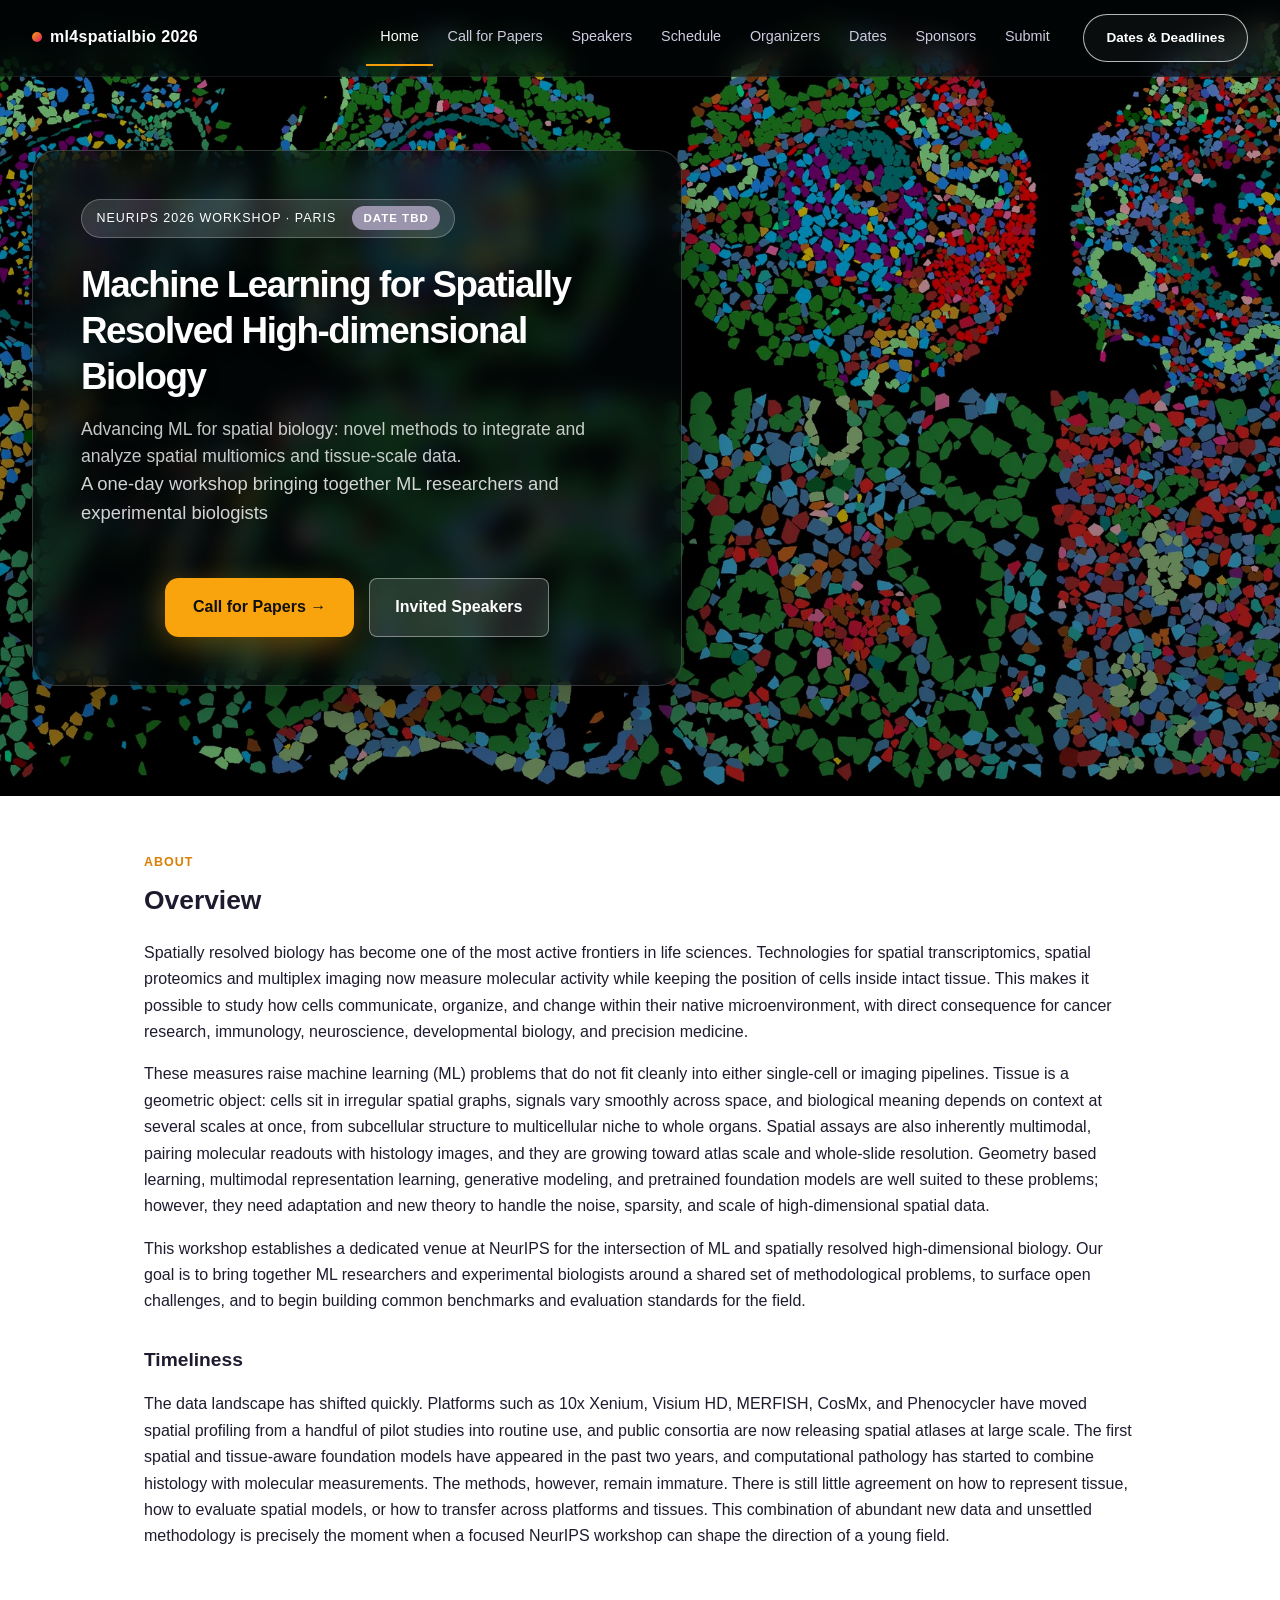
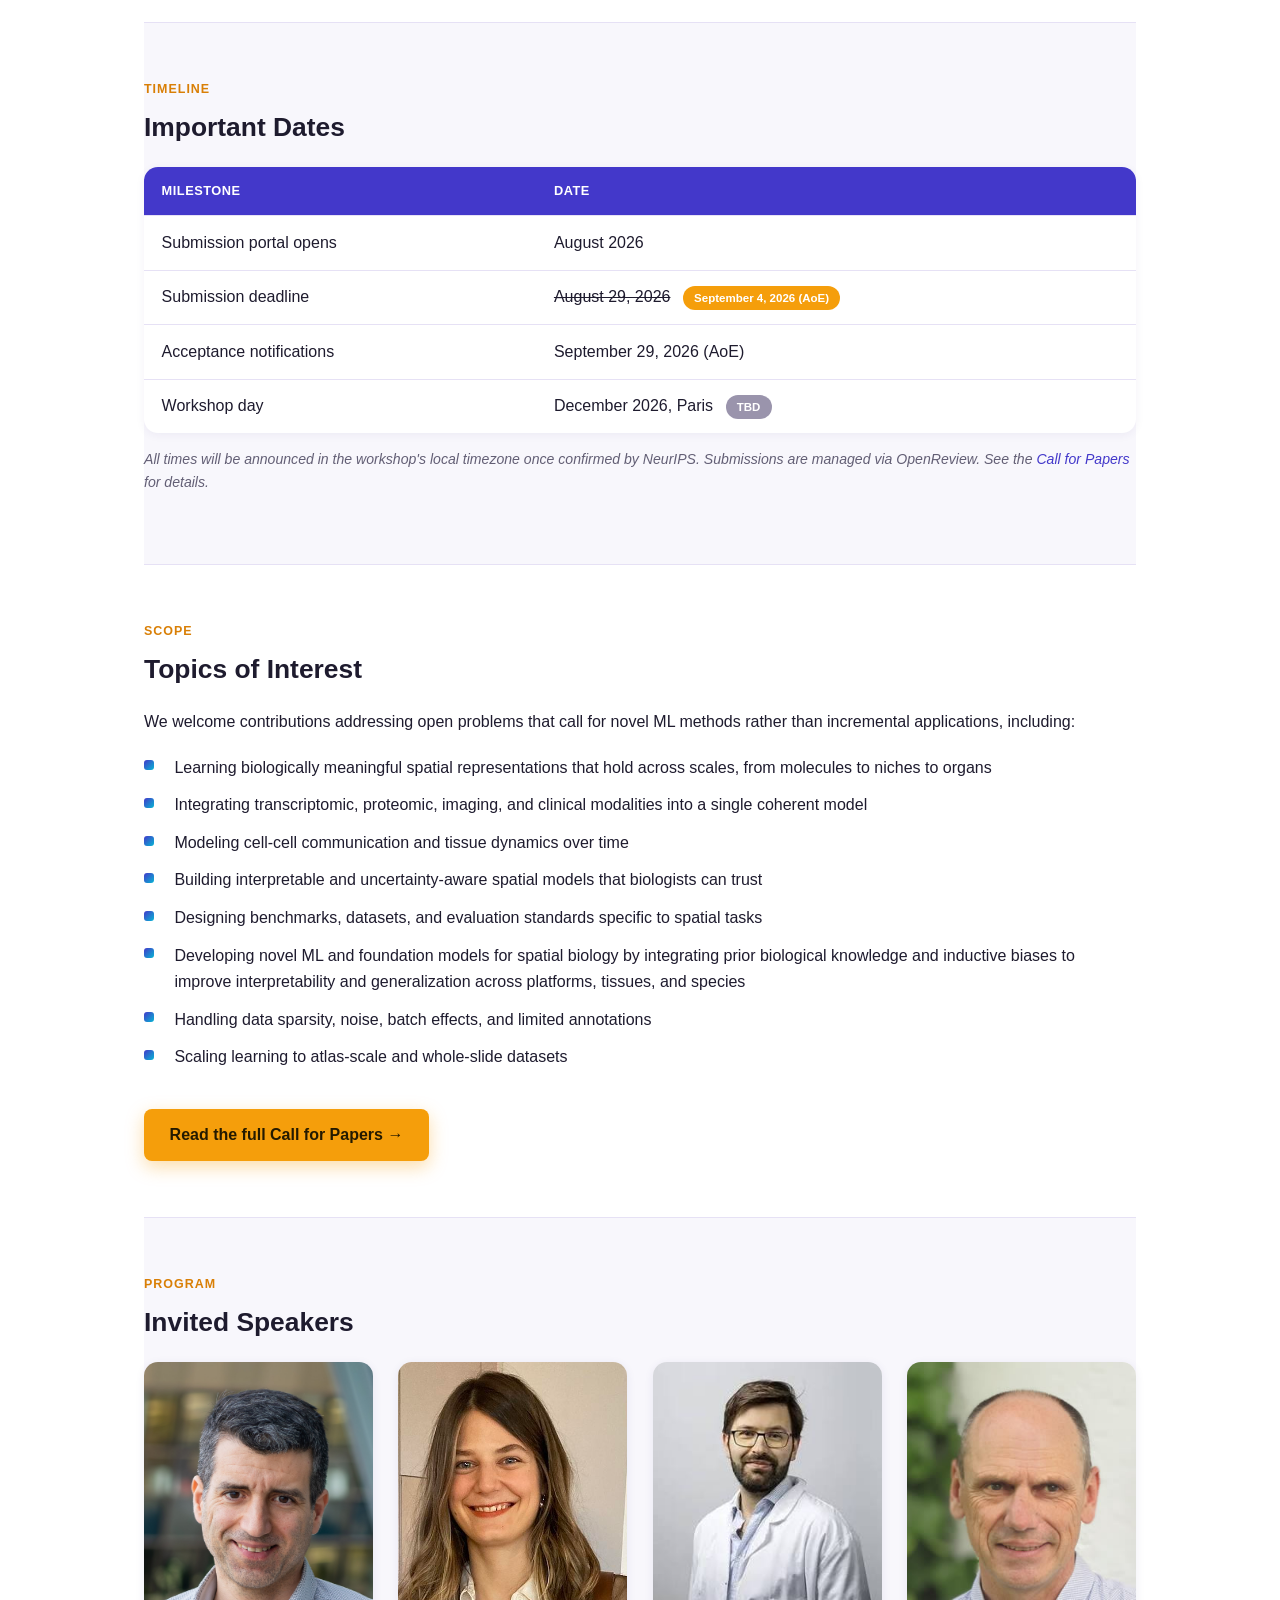
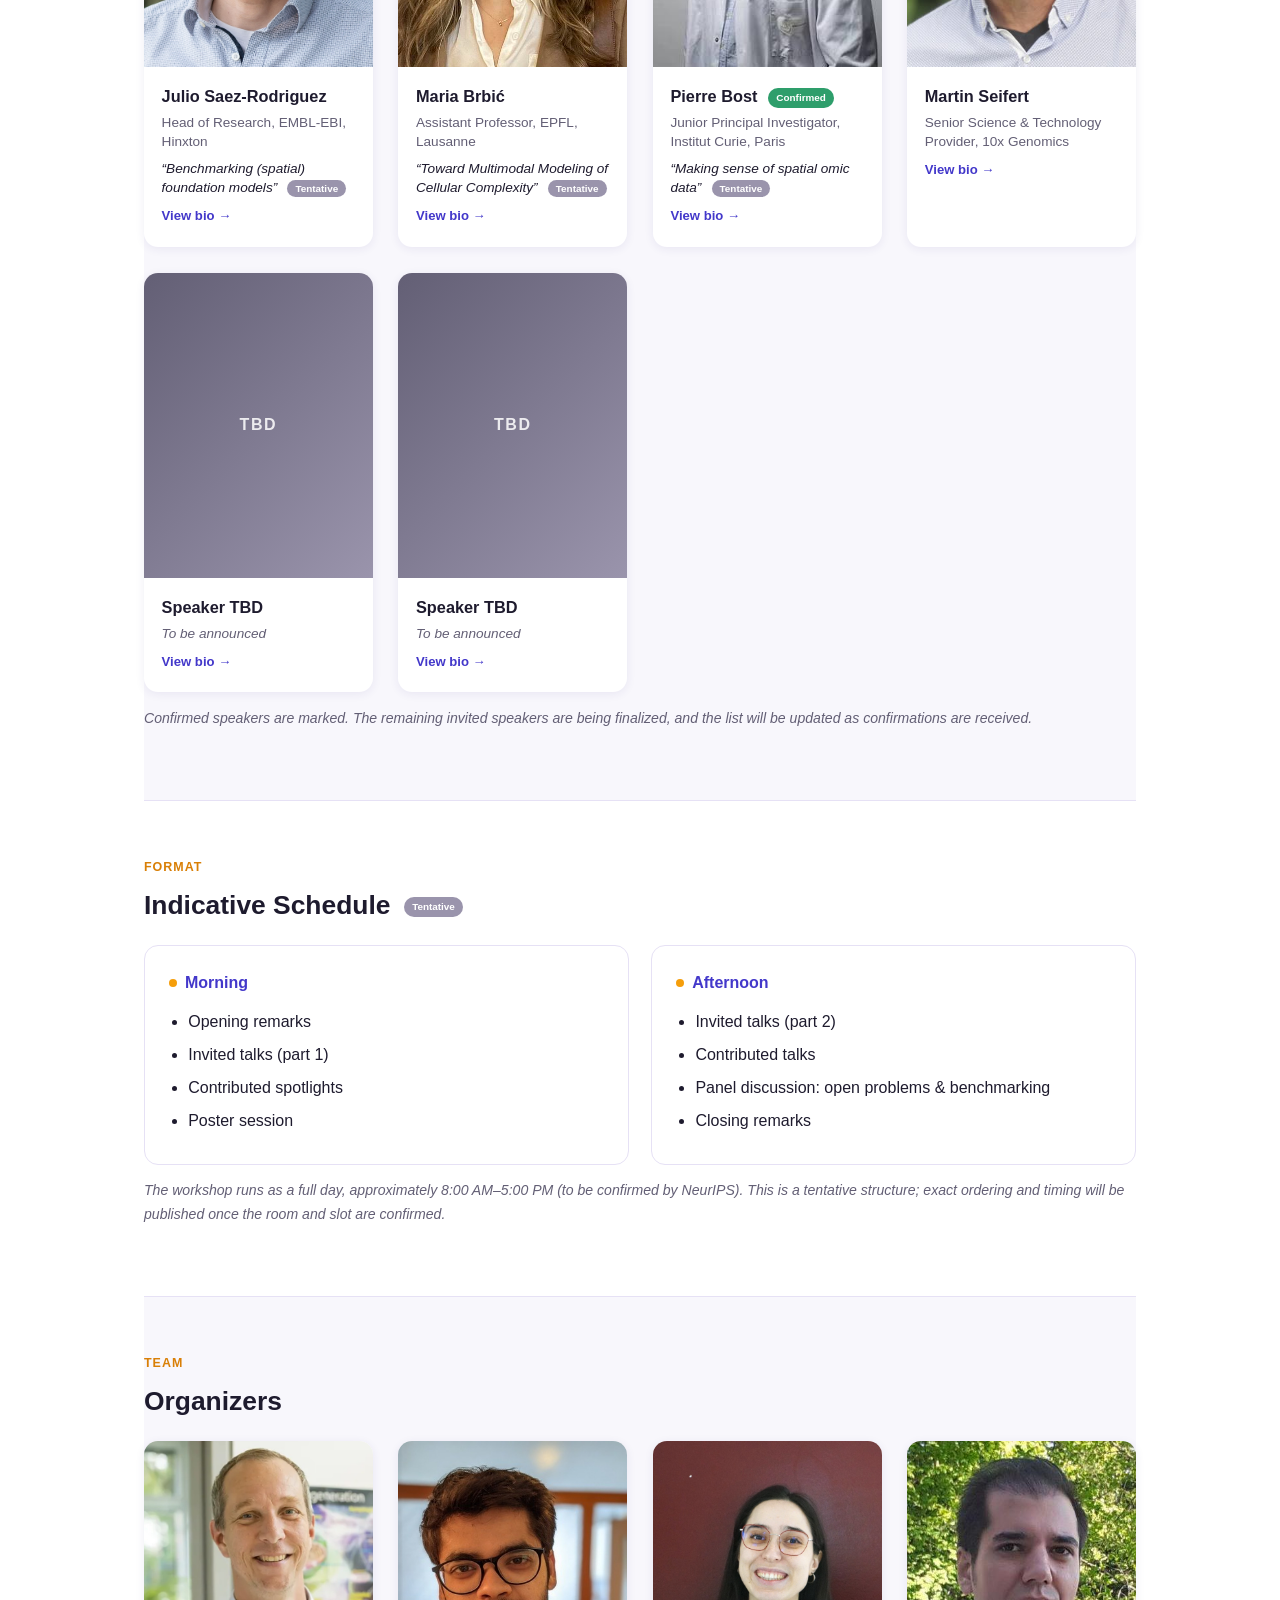
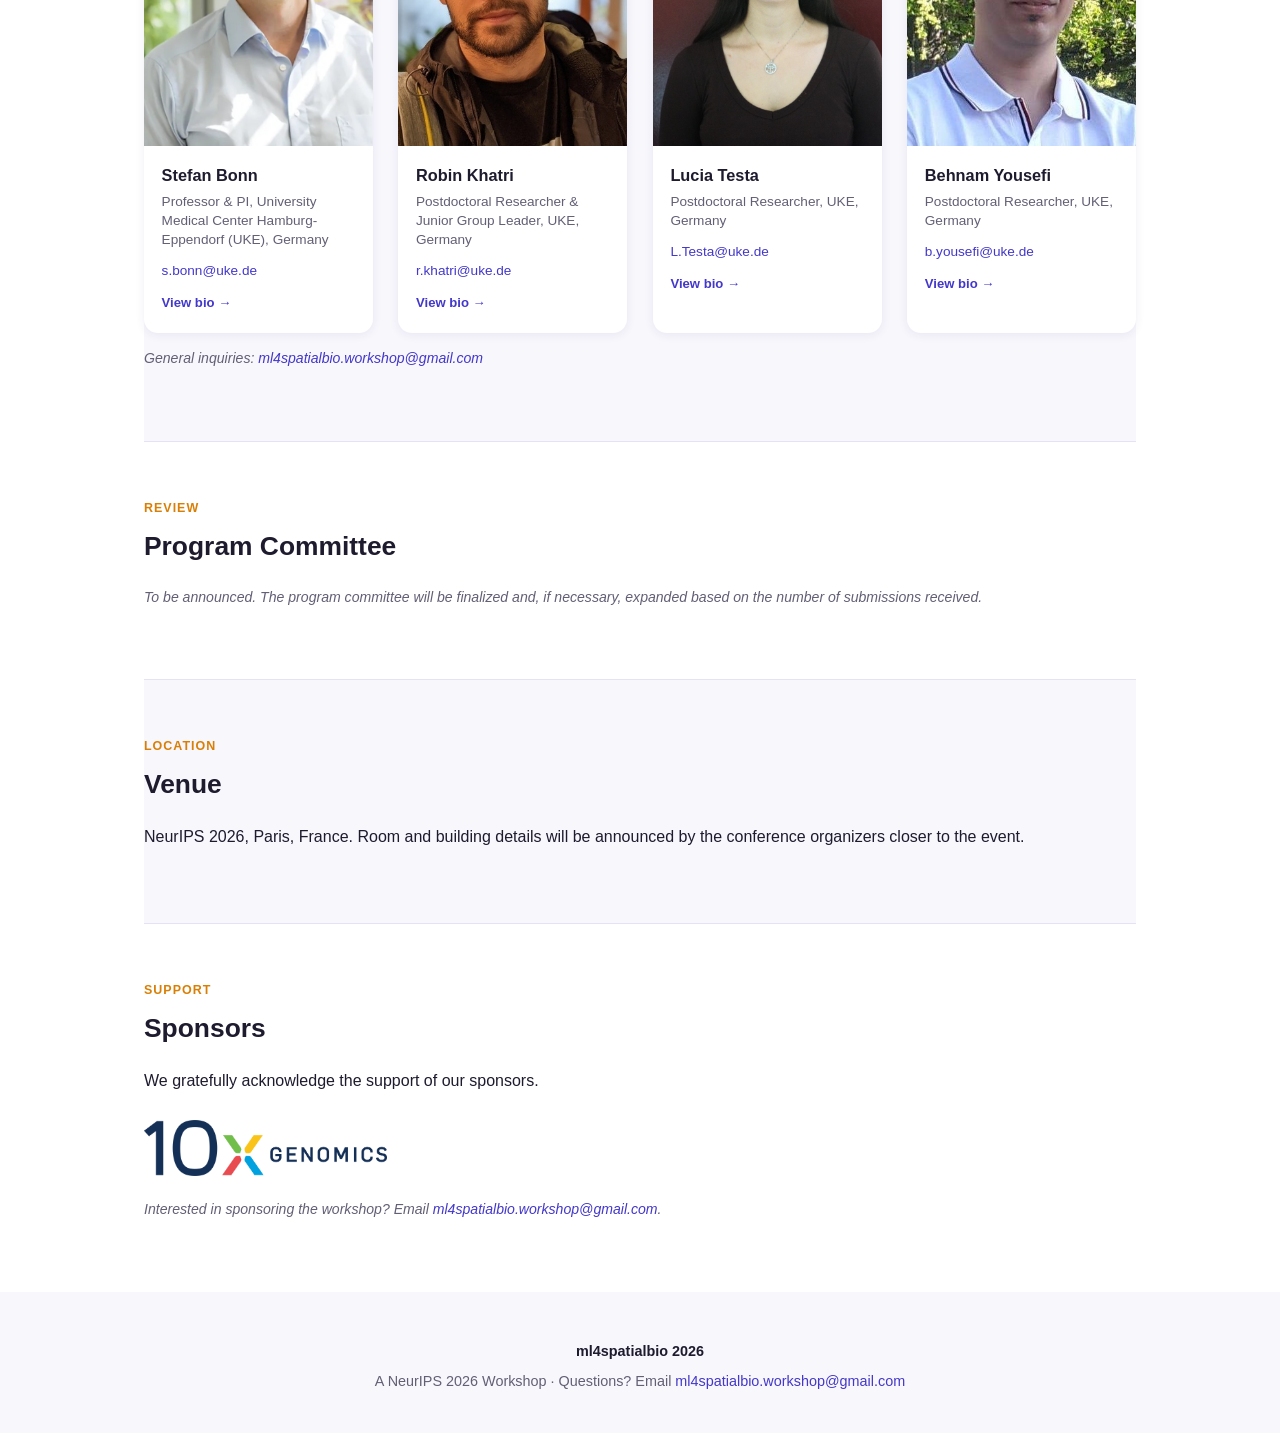
<file: index.html>
<!DOCTYPE html>
<html lang="en">
<head>
<meta charset="UTF-8">
<meta name="viewport" content="width=device-width, initial-scale=1.0">
<title>ml4spatialbio 2026: ML for Spatially Resolved High-dimensional Biology (NeurIPS Workshop)</title>
<meta name="description" content="ml4spatialbio 2026: A NeurIPS 2026 workshop on machine learning for spatially resolved high-dimensional biology.">
<link rel="stylesheet" href="style.css?v=2">
</head>
<body>

<header class="site-header hero-landing">
  <nav class="site-nav">
    <div class="nav-inner">
      <a class="brand" href="index.html"><span class="dot"></span> ml4spatialbio 2026</a>
      <button class="nav-toggle" id="nav-toggle" type="button" aria-label="Toggle menu" aria-expanded="false" aria-controls="nav-menu">
        <span></span><span></span><span></span>
      </button>
      <div class="nav-menu" id="nav-menu">
        <ul>
          <li><a href="index.html" class="active">Home</a></li>
          <li><a href="cfp.html">Call for Papers</a></li>
          <li><a href="index.html#speakers">Speakers</a></li>
          <li><a href="index.html#schedule">Schedule</a></li>
          <li><a href="index.html#organizers">Organizers</a></li>
          <li><a href="index.html#dates">Dates</a></li>
          <li><a href="index.html#sponsors">Sponsors</a></li>
          <li><a href="cfp.html#submit">Submit</a></li>
        </ul>
        <a class="dates-btn" href="index.html#dates">Dates &amp; Deadlines</a>
      </div>
    </div>
  </nav>
  <div class="hero-content-wrap">
    <div class="hero-card">
      <div class="tag">NeurIPS 2026 Workshop &middot; Paris <span class="badge tbd">Date TBD</span></div>
      <h1>Machine Learning for Spatially Resolved High-dimensional Biology</h1>
      <p class="tagline">Advancing ML for spatial biology: novel methods to integrate and analyze spatial multiomics and tissue-scale data.</p>
      <p class="meta">A one-day workshop bringing together ML researchers and experimental biologists</p>
      <div class="hero-ctas">
        <a class="cta" href="cfp.html">Call for Papers &rarr;</a>
        <a class="cta ghost" href="#speakers">Invited Speakers</a>
      </div>
    </div>
  </div>
</header>

<main>

<section id="overview">
  <div class="eyebrow">About</div>
  <h2>Overview</h2>
  <p>Spatially resolved biology has become one of the most active frontiers in life sciences. Technologies for spatial transcriptomics, spatial proteomics and multiplex imaging now measure molecular activity while keeping the position of cells inside intact tissue. This makes it possible to study how cells communicate, organize, and change within their native microenvironment, with direct consequence for cancer research, immunology, neuroscience, developmental biology, and precision medicine.</p>
  <p>These measures raise machine learning (ML) problems that do not fit cleanly into either single-cell or imaging pipelines. Tissue is a geometric object: cells sit in irregular spatial graphs, signals vary smoothly across space, and biological meaning depends on context at several scales at once, from subcellular structure to multicellular niche to whole organs. Spatial assays are also inherently multimodal, pairing molecular readouts with histology images, and they are growing toward atlas scale and whole-slide resolution. Geometry based learning, multimodal representation learning, generative modeling, and pretrained foundation models are well suited to these problems; however, they need adaptation and new theory to handle the noise, sparsity, and scale of high-dimensional spatial data.</p>
  <p>This workshop establishes a dedicated venue at NeurIPS for the intersection of ML and spatially resolved high-dimensional biology. Our goal is to bring together ML researchers and experimental biologists around a shared set of methodological problems, to surface open challenges, and to begin building common benchmarks and evaluation standards for the field.</p>
  <h3>Timeliness</h3>
  <p>The data landscape has shifted quickly. Platforms such as 10x Xenium, Visium HD, MERFISH, CosMx, and Phenocycler have moved spatial profiling from a handful of pilot studies into routine use, and public consortia are now releasing spatial atlases at large scale. The first spatial and tissue-aware foundation models have appeared in the past two years, and computational pathology has started to combine histology with molecular measurements. The methods, however, remain immature. There is still little agreement on how to represent tissue, how to evaluate spatial models, or how to transfer across platforms and tissues. This combination of abundant new data and unsettled methodology is precisely the moment when a focused NeurIPS workshop can shape the direction of a young field.</p>
</section>

<section class="alt" id="dates">
  <div class="section-wrap" style="padding:0;">
    <div class="eyebrow">Timeline</div>
    <h2>Important Dates</h2>
    <table class="dates">
      <thead>
        <tr><th>Milestone</th><th>Date</th></tr>
      </thead>
      <tbody>
        <tr><td>Submission portal opens</td><td>August 2026</td></tr>
        <tr><td>Submission deadline</td><td><s>August 29, 2026</s> <span class="badge">September 4, 2026 (AoE)</span></td></tr>
        <tr><td>Acceptance notifications</td><td>September 29, 2026 (AoE)</td></tr>
        <tr><td>Workshop day</td><td>December 2026, Paris <span class="badge tbd">TBD</span></td></tr>
      </tbody>
    </table>
    <p class="note">All times will be announced in the workshop's local timezone once confirmed by NeurIPS. Submissions are managed via OpenReview. See the <a href="cfp.html">Call for Papers</a> for details.</p>
  </div>
</section>

<section id="topics">
  <div class="eyebrow">Scope</div>
  <h2>Topics of Interest</h2>
  <p>We welcome contributions addressing open problems that call for novel ML methods rather than incremental applications, including:</p>
  <ul class="topics">
    <li>Learning biologically meaningful spatial representations that hold across scales, from molecules to niches to organs</li>
    <li>Integrating transcriptomic, proteomic, imaging, and clinical modalities into a single coherent model</li>
    <li>Modeling cell-cell communication and tissue dynamics over time</li>
    <li>Building interpretable and uncertainty-aware spatial models that biologists can trust</li>
    <li>Designing benchmarks, datasets, and evaluation standards specific to spatial tasks</li>
    <li>Developing novel ML and foundation models for spatial biology by integrating prior biological knowledge and inductive biases to improve interpretability and generalization across platforms, tissues, and species</li>
    <li>Handling data sparsity, noise, batch effects, and limited annotations</li>
    <li>Scaling learning to atlas-scale and whole-slide datasets</li>
  </ul>
  <a class="cta" href="cfp.html">Read the full Call for Papers &rarr;</a>
</section>

<section class="alt" id="speakers">
  <div class="section-wrap" style="padding:0;">
    <div class="eyebrow">Program</div>
    <h2>Invited Speakers</h2>
    <div class="people-grid">
      <div class="person-card" tabindex="0" role="button" aria-haspopup="dialog"
           data-name="Julio Saez-Rodriguez" data-role="Head of Research, EMBL-EBI, Hinxton" data-photo="images/julio-saez-rodriguez.jpeg"
           data-bio="Julio Saez-Rodriguez is Head of Research at the European Bioinformatics Institute (EMBL-EBI), Professor on leave of Medical Bioinformatics and Data Analysis at the Faculty of Medicine of Heidelberg University, a member of ELLIS Heidelberg, and a co-director of the DREAM challenges. He is broadly interested in how large biological data sets can be interrogated with mathematical models to unveil the molecular basis of disease as a means to develop novel therapies. The current emphasis of his research is on single-cell and spatial data, multi-omics integration, and understanding multi-cellular communication. He is particularly interested in how to use existing knowledge of biological processes to support computational analysis. He supports open science, especially by developing open-source computational tools and co-organizing the DREAM challenges. While his computational methods are broadly applicable, his focus is on cancer, autoimmune diseases, and conditions of the kidney and heart.">
        <div class="person-photo"><img src="images/julio-saez-rodriguez.jpeg" alt="Julio Saez-Rodriguez"></div>
        <div class="person-info">
          <h3>Julio Saez-Rodriguez</h3>
          <p class="role">Head of Research, EMBL-EBI, Hinxton</p>
          <p class="talk"><em>&ldquo;Benchmarking (spatial) foundation models&rdquo;</em> <span class="badge tbd sm">Tentative</span></p>
          <p class="view-bio">View bio &rarr;</p>
        </div>
      </div>
      <div class="person-card" tabindex="0" role="button" aria-haspopup="dialog"
           data-name="Maria Brbić" data-role="Assistant Professor, EPFL, Lausanne" data-photo="images/maria-brbic.jpg"
           data-bio="Maria Brbić is an Assistant Professor of Computer Science and Life Sciences at EPFL in Lausanne, Switzerland, where she is affiliated with the EPFL AI Center and the Institute of Bioengineering. Her research develops new AI methods that drive advances in biology and biomedicine. She earned her PhD from the University of Zagreb in 2019, receiving an Outstanding Thesis Award, and carried out part of her doctoral research at Stanford University as a Fulbright Scholar. Before joining EPFL in 2022, she was a postdoctoral researcher in the Department of Computer Science at Stanford University, working with Jure Leskovec and as a member of the Chan Zuckerberg Biohub. She is a CIFAR Fellow in the Multiscale Human program and an ELLIS Scholar; her honors include being named a Rising Star in EECS by MIT (2021), an SIB Early Career Award (2023), and an SNSF Starting Grant (2024).">
        <div class="person-photo"><img src="images/maria-brbic.jpg" alt="Maria Brbić"></div>
        <div class="person-info">
          <h3>Maria Brbić</h3>
          <p class="role">Assistant Professor, EPFL, Lausanne</p>
          <p class="talk"><em>&ldquo;Toward Multimodal Modeling of Cellular Complexity&rdquo;</em> <span class="badge tbd sm">Tentative</span></p>
          <p class="view-bio">View bio &rarr;</p>
        </div>
      </div>
      <div class="person-card" tabindex="0" role="button" aria-haspopup="dialog"
           data-name="Pierre Bost" data-role="Junior Principal Investigator, Institut Curie, Paris" data-photo="images/pierre-bost.jpg"
           data-bio="Dr. Pierre Bost is a Junior Principal Investigator at Institut Curie, where he develops computational and statistical methods for single-cell and spatial omics. After completing a joint PhD at Institut Pasteur and the Weizmann Institute of Science, he pursued postdoctoral research at ETH Zürich and the University of Zürich. His work spans computational biology, statistics, and genomics, with contributions including the development of Viral-Track for viral detection in single-cell RNA-seq and new methods for the analysis and design of spatial transcriptomic experiments. His current research focuses on scalable computational approaches to understand tissue organization, viral infections, and human disease using large-scale spatial and single-cell datasets.">
        <div class="person-photo"><img src="images/pierre-bost.jpg" alt="Pierre Bost"></div>
        <div class="person-info">
          <h3>Pierre Bost <span class="badge confirmed sm">Confirmed</span></h3>
          <p class="role">Junior Principal Investigator, Institut Curie, Paris</p>
          <p class="talk"><em>&ldquo;Making sense of spatial omic data&rdquo;</em> <span class="badge tbd sm">Tentative</span></p>
          <p class="view-bio">View bio &rarr;</p>
        </div>
      </div>
      <div class="person-card" tabindex="0" role="button" aria-haspopup="dialog"
           data-name="Martin Seifert" data-role="Senior Science &amp; Technology Provider, 10x Genomics" data-photo="images/martin-seifert.jpg"
           data-bio="Dr. Martin Seifert is a Senior Science and Technology Provider at 10x Genomics. He began his career with transcriptomic studies at the Technical University of Munich and later joined Genomatix, co-authoring the first human transcriptome paper in Science (2008). Before joining 10x Genomics, he founded Connexome, a consulting firm focused on multimodal analyses in clinical settings. With over 50 publications in genomics, epigenetics, and transcriptomics, Martin is keen on integrating single-cell and spatial technologies with clinical data.">
        <div class="person-photo"><img src="images/martin-seifert.jpg" alt="Martin Seifert"></div>
        <div class="person-info">
          <h3>Martin Seifert</h3>
          <p class="role">Senior Science &amp; Technology Provider, 10x Genomics</p>
          <p class="view-bio">View bio &rarr;</p>
        </div>
      </div>
      <div class="person-card person-card-tbd" tabindex="0" role="button" aria-haspopup="dialog"
           data-name="Speaker TBD" data-role="To be announced" data-photo=""
           data-bio="This speaker slot will be announced soon.">
        <div class="person-photo person-photo-tbd">TBD</div>
        <div class="person-info">
          <h3>Speaker TBD</h3>
          <p class="role">To be announced</p>
          <p class="view-bio">View bio &rarr;</p>
        </div>
      </div>
      <div class="person-card person-card-tbd" tabindex="0" role="button" aria-haspopup="dialog"
           data-name="Speaker TBD" data-role="To be announced" data-photo=""
           data-bio="This speaker slot will be announced soon.">
        <div class="person-photo person-photo-tbd">TBD</div>
        <div class="person-info">
          <h3>Speaker TBD</h3>
          <p class="role">To be announced</p>
          <p class="view-bio">View bio &rarr;</p>
        </div>
      </div>
    </div>
    <p class="note">Confirmed speakers are marked. The remaining invited speakers are being finalized, and the list will be updated as confirmations are received.</p>
  </div>
</section>

<section id="schedule">
  <div class="eyebrow">Format</div>
  <h2>Indicative Schedule <span class="badge tbd sm">Tentative</span></h2>
  <div class="grid cols-2">
    <div class="schedule-block">
      <h4>Morning</h4>
      <ul>
        <li>Opening remarks</li>
        <li>Invited talks (part 1)</li>
        <li>Contributed spotlights</li>
        <li>Poster session</li>
      </ul>
    </div>
    <div class="schedule-block">
      <h4>Afternoon</h4>
      <ul>
        <li>Invited talks (part 2)</li>
        <li>Contributed talks</li>
        <li>Panel discussion: open problems &amp; benchmarking</li>
        <li>Closing remarks</li>
      </ul>
    </div>
  </div>
  <p class="note">The workshop runs as a full day, approximately 8:00 AM&ndash;5:00 PM (to be confirmed by NeurIPS). This is a tentative structure; exact ordering and timing will be published once the room and slot are confirmed.</p>
</section>

<section class="alt" id="organizers">
  <div class="section-wrap" style="padding:0;">
    <div class="eyebrow">Team</div>
    <h2>Organizers</h2>
    <div class="people-grid">
      <div class="person-card" tabindex="0" role="button" aria-haspopup="dialog"
           data-name="Stefan Bonn" data-role="Professor &amp; PI, University Medical Center Hamburg-Eppendorf (UKE), Germany" data-photo="images/stefan-bonn.jpeg"
           data-bio="Stefan Bonn leads the Institute of Medical Systems Bioinformatics at UKE Hamburg, where his group combines expertise in AI, machine learning, bioinformatics, and image analysis to unravel the complexities of human pathology, with a current focus on cell-to-cell signaling in immune-mediated and neurodegenerative diseases. His lab develops deep learning, probabilistic, and graph-based methods for large-scale biomedical data, with tools including DISCERN (Genome Biology, 2023) for single-cell gene expression reconstruction and DISSECT (Genome Biology, 2024) for cell type deconvolution. In the spatial transcriptomics domain specifically, his group developed NichePCA, a scalable and interpretable PCA-based algorithm for spatial domain identification (Bioinformatics, 2025) and SCALE, a method for unsupervised multiscale spatial domain identification in spatial omics data (Nucleic Acids Research, 2026). Most recently, his group built a high-resolution spatial kidney cell atlas from 57 patient samples across multiple autoimmune kidney diseases, revealing spatiotemporally conserved immune-renal cell interaction programs driving glomerular crescent formation, published in Nature Immunology (2025). This body of collaborative spatial transcriptomics work directly motivates and anchors the present workshop proposal. He completed his postdoctoral fellowship at EMBL Heidelberg (2008–2012), was subsequently an independent research group leader at the German Center for Neurodegenerative Diseases (2012–2017), and he has directed the IMSB institute at UKE since its establishment in 2017. He is also a member of ELLIS (European Laboratory for Learning and Intelligent Systems).">
        <div class="person-photo"><img src="images/stefan-bonn.jpeg" alt="Stefan Bonn"></div>
        <div class="person-info">
          <h3>Stefan Bonn</h3>
          <p class="role">Professor &amp; PI, University Medical Center Hamburg-Eppendorf (UKE), Germany</p>
          <p class="email"><a href="mailto:s.bonn@uke.de">s.bonn@uke.de</a></p>
          <p class="view-bio">View bio &rarr;</p>
        </div>
      </div>
      <div class="person-card" tabindex="0" role="button" aria-haspopup="dialog"
           data-name="Robin Khatri" data-role="Postdoctoral Researcher &amp; Junior Group Leader, UKE, Germany" data-photo="images/robin-khatri.jpg"
           data-bio="Robin Khatri is a postdoctoral researcher and junior group leader at the Institute of Medical Systems Bioinformatics (IMSB), University Medical Center Hamburg-Eppendorf (UKE), Germany. He earned his doctorate (summa cum laude) in 2025 from the Faculty of Computer Science at the University of Hamburg, working in systems biology under the supervision of Prof. Stefan Bonn. His doctoral research developed deep learning methods for the computational estimation of cell type composition and dynamics in single-cell and spatial omics data. He previously completed a master in Computer Science with a university diploma in Machine Learning and Data Mining at Jean Monnet University, Saint-Étienne, France. His current research focuses on machine learning methods for spatial transcriptomics with applications to autoimmune kidney diseases and glioblastoma. He is an Add-on Fellow of the Joachim Herz Foundation for Interdisciplinary Life Sciences (2024–2026) and a fellow of the UKE iPrime Medical Scientist Programme (2026).">
        <div class="person-photo"><img src="images/robin-khatri.jpg" alt="Robin Khatri"></div>
        <div class="person-info">
          <h3>Robin Khatri</h3>
          <p class="role">Postdoctoral Researcher &amp; Junior Group Leader, UKE, Germany</p>
          <p class="email"><a href="mailto:r.khatri@uke.de">r.khatri@uke.de</a></p>
          <p class="view-bio">View bio &rarr;</p>
        </div>
      </div>
      <div class="person-card" tabindex="0" role="button" aria-haspopup="dialog"
           data-name="Lucia Testa" data-role="Postdoctoral Researcher, UKE, Germany" data-photo="images/lucia-testa.jpeg"
           data-bio="Lucia Testa is a postdoctoral researcher at the Institute of Medical Systems Bioinformatics (IMSB), UKE Hamburg, where her work focuses on topology-aware learning methods for spatial transcriptomics data and Topological Deep Learning for Computational Chemistry. She received her PhD in Data Science (with distinction) from Sapienza University of Rome in 2025, supervised by Prof. Sergio Barbarossa, with a thesis on topological signal processing and learning under uncertainties. Her publications include Generalized Simplicial Attention Neural Networks (IEEE TSIPN, 2025), Cell Attention Networks (IJCNN, 2023), and VitaGraph, a biological knowledge graph for computational biology tasks (Scientific Data, 2026). She has served as a reviewer for IEEE Transactions on Signal Processing, IEEE TSIPN, ICASSP, and IJCNN. She was awarded the Best Master's Thesis Award by Fondazione Sapienza and the Best Graduate Award by BCC Bellegra in 2021.">
        <div class="person-photo"><img src="images/lucia-testa.jpeg" alt="Lucia Testa"></div>
        <div class="person-info">
          <h3>Lucia Testa</h3>
          <p class="role">Postdoctoral Researcher, UKE, Germany</p>
          <p class="email"><a href="mailto:L.Testa@uke.de">L.Testa@uke.de</a></p>
          <p class="view-bio">View bio &rarr;</p>
        </div>
      </div>
      <div class="person-card" tabindex="0" role="button" aria-haspopup="dialog"
           data-name="Behnam Yousefi" data-role="Postdoctoral Researcher, UKE, Germany" data-photo="images/behnam-yousefi.jpg"
           data-bio="Behnam Yousefi is a postdoctoral researcher at the Institute of Medical Systems Bioinformatics (IMSB), UKE Hamburg. He received his PhD in Computational Biology from Institut Pasteur, Paris, and Sorbonne Université, Paris, in 2023, with a thesis on network-based machine learning methods to model variability across individuals, funded by the Marie Skłodowska-Curie Actions fellowship. He previously earned a BS in Electrical Engineering and an MS in Biomedical Engineering, graduating with top student honors in both programs. His research focuses on geometric deep learning in biomedicine and drug discovery, network medicine, spatial single-cell omics data analysis, and agentic AI. His featured recent publications include Spatiotemporal interaction of immune and renal cells controls glomerular crescent formation in autoimmune kidney disease (Nature Immunology, 2025), SCALE: unsupervised multiscale domain identification in spatial omics data (Nucleic Acids Research, 2026), PCA-based spatial domain identification with state-of-the-art performance (Bioinformatics, 2025), and BioChemAIgent: An AI-driven Protein Modeling and Docking Framework for Structure-Based Drug Discovery (bioRxiv, 2026).">
        <div class="person-photo"><img src="images/behnam-yousefi.jpg" alt="Behnam Yousefi"></div>
        <div class="person-info">
          <h3>Behnam Yousefi</h3>
          <p class="role">Postdoctoral Researcher, UKE, Germany</p>
          <p class="email"><a href="mailto:b.yousefi@uke.de">b.yousefi@uke.de</a></p>
          <p class="view-bio">View bio &rarr;</p>
        </div>
      </div>
    </div>
    <p class="note">General inquiries: <a href="mailto:ml4spatialbio.workshop@gmail.com">ml4spatialbio.workshop@gmail.com</a></p>
  </div>
</section>

<section id="pc">
  <div class="eyebrow">Review</div>
  <h2>Program Committee</h2>
  <p class="note">To be announced. The program committee will be finalized and, if necessary, expanded based on the number of submissions received.</p>
</section>

<section class="alt" id="venue">
  <div class="section-wrap" style="padding:0;">
    <div class="eyebrow">Location</div>
    <h2>Venue</h2>
    <p>NeurIPS 2026, Paris, France. Room and building details will be announced by the conference organizers closer to the event.</p>
  </div>
</section>

<section id="sponsors">
  <div class="eyebrow">Support</div>
  <h2>Sponsors</h2>
  <p>We gratefully acknowledge the support of our sponsors.</p>
  <div class="sponsor-grid">
    <a class="sponsor-logo" href="https://www.10xgenomics.com/" target="_blank" rel="noopener">
      <img src="images/10x-genomics-logo.png" alt="10x Genomics" width="243" height="56">
    </a>
  </div>
  <p class="note">Interested in sponsoring the workshop? Email <a href="mailto:ml4spatialbio.workshop@gmail.com">ml4spatialbio.workshop@gmail.com</a>.</p>
</section>

</main>

<footer>
  <div class="footer-brand">ml4spatialbio 2026</div>
  A NeurIPS 2026 Workshop &middot; Questions? Email <a href="mailto:ml4spatialbio.workshop@gmail.com">ml4spatialbio.workshop@gmail.com</a>
</footer>

<dialog class="bio-modal" id="bio-modal">
  <button class="bio-close" id="bio-close" aria-label="Close">&times;</button>
  <div class="bio-content">
    <div class="bio-text">
      <h3 id="bio-name"></h3>
      <p class="role" id="bio-role"></p>
      <p id="bio-bio"></p>
    </div>
  </div>
</dialog>

<script>
(function () {
  var dialog = document.getElementById('bio-modal');
  var name = document.getElementById('bio-name');
  var role = document.getElementById('bio-role');
  var bio = document.getElementById('bio-bio');

  function openBio(card) {
    name.textContent = card.dataset.name;
    role.innerHTML = card.dataset.role;
    bio.textContent = card.dataset.bio;
    dialog.showModal();
  }

  document.querySelectorAll('.person-card').forEach(function (card) {
    card.addEventListener('click', function (e) {
      if (e.target.closest('a')) return;
      openBio(card);
    });
    card.addEventListener('keydown', function (e) {
      if (e.target !== card) return;
      if (e.key === 'Enter' || e.key === ' ') {
        e.preventDefault();
        openBio(card);
      }
    });
  });

  document.getElementById('bio-close').addEventListener('click', function () {
    dialog.close();
  });
  dialog.addEventListener('click', function (e) {
    if (e.target === dialog) dialog.close();
  });
})();
</script>

<script>
(function () {
  var toggle = document.getElementById('nav-toggle');
  var menu = document.getElementById('nav-menu');
  if (!toggle || !menu) return;
  toggle.addEventListener('click', function () {
    var open = menu.classList.toggle('open');
    toggle.setAttribute('aria-expanded', open ? 'true' : 'false');
  });
  menu.querySelectorAll('a').forEach(function (link) {
    link.addEventListener('click', function () {
      menu.classList.remove('open');
      toggle.setAttribute('aria-expanded', 'false');
    });
  });
})();
</script>

</body>
</html>
</file>
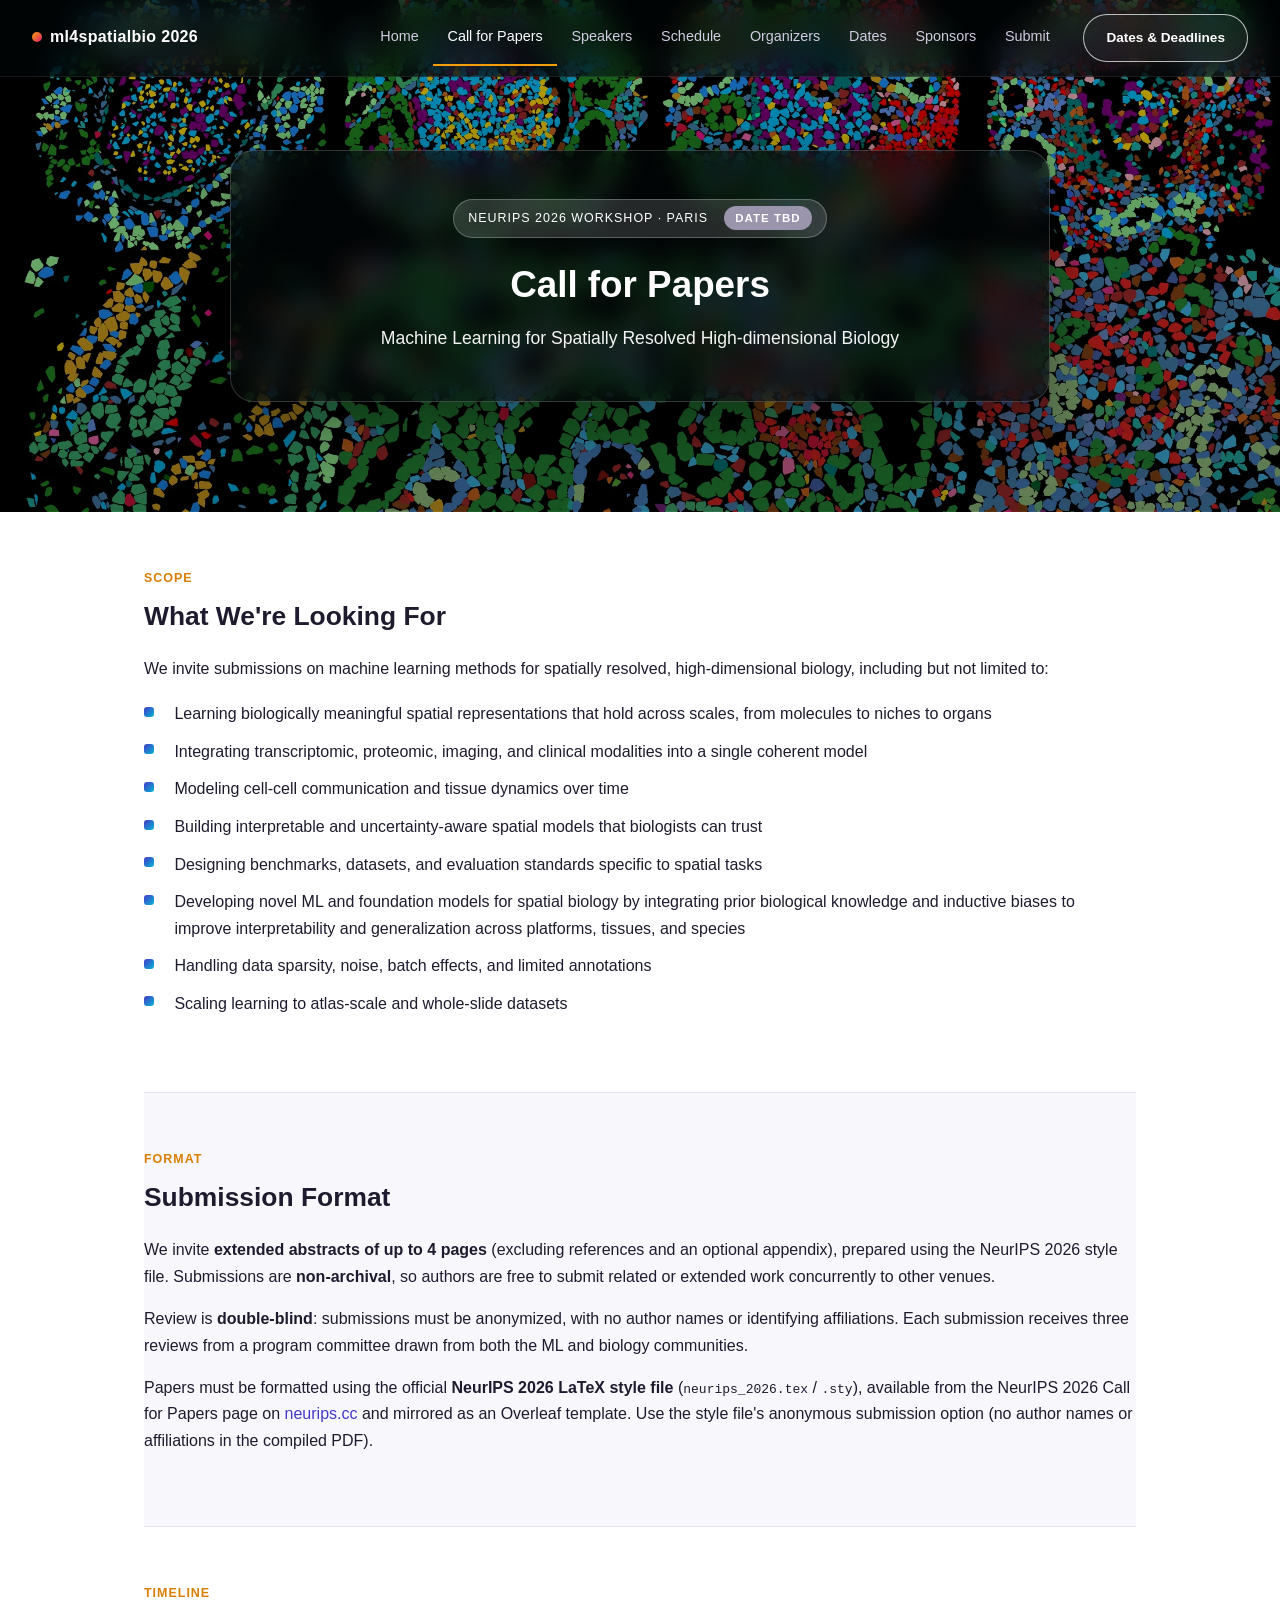
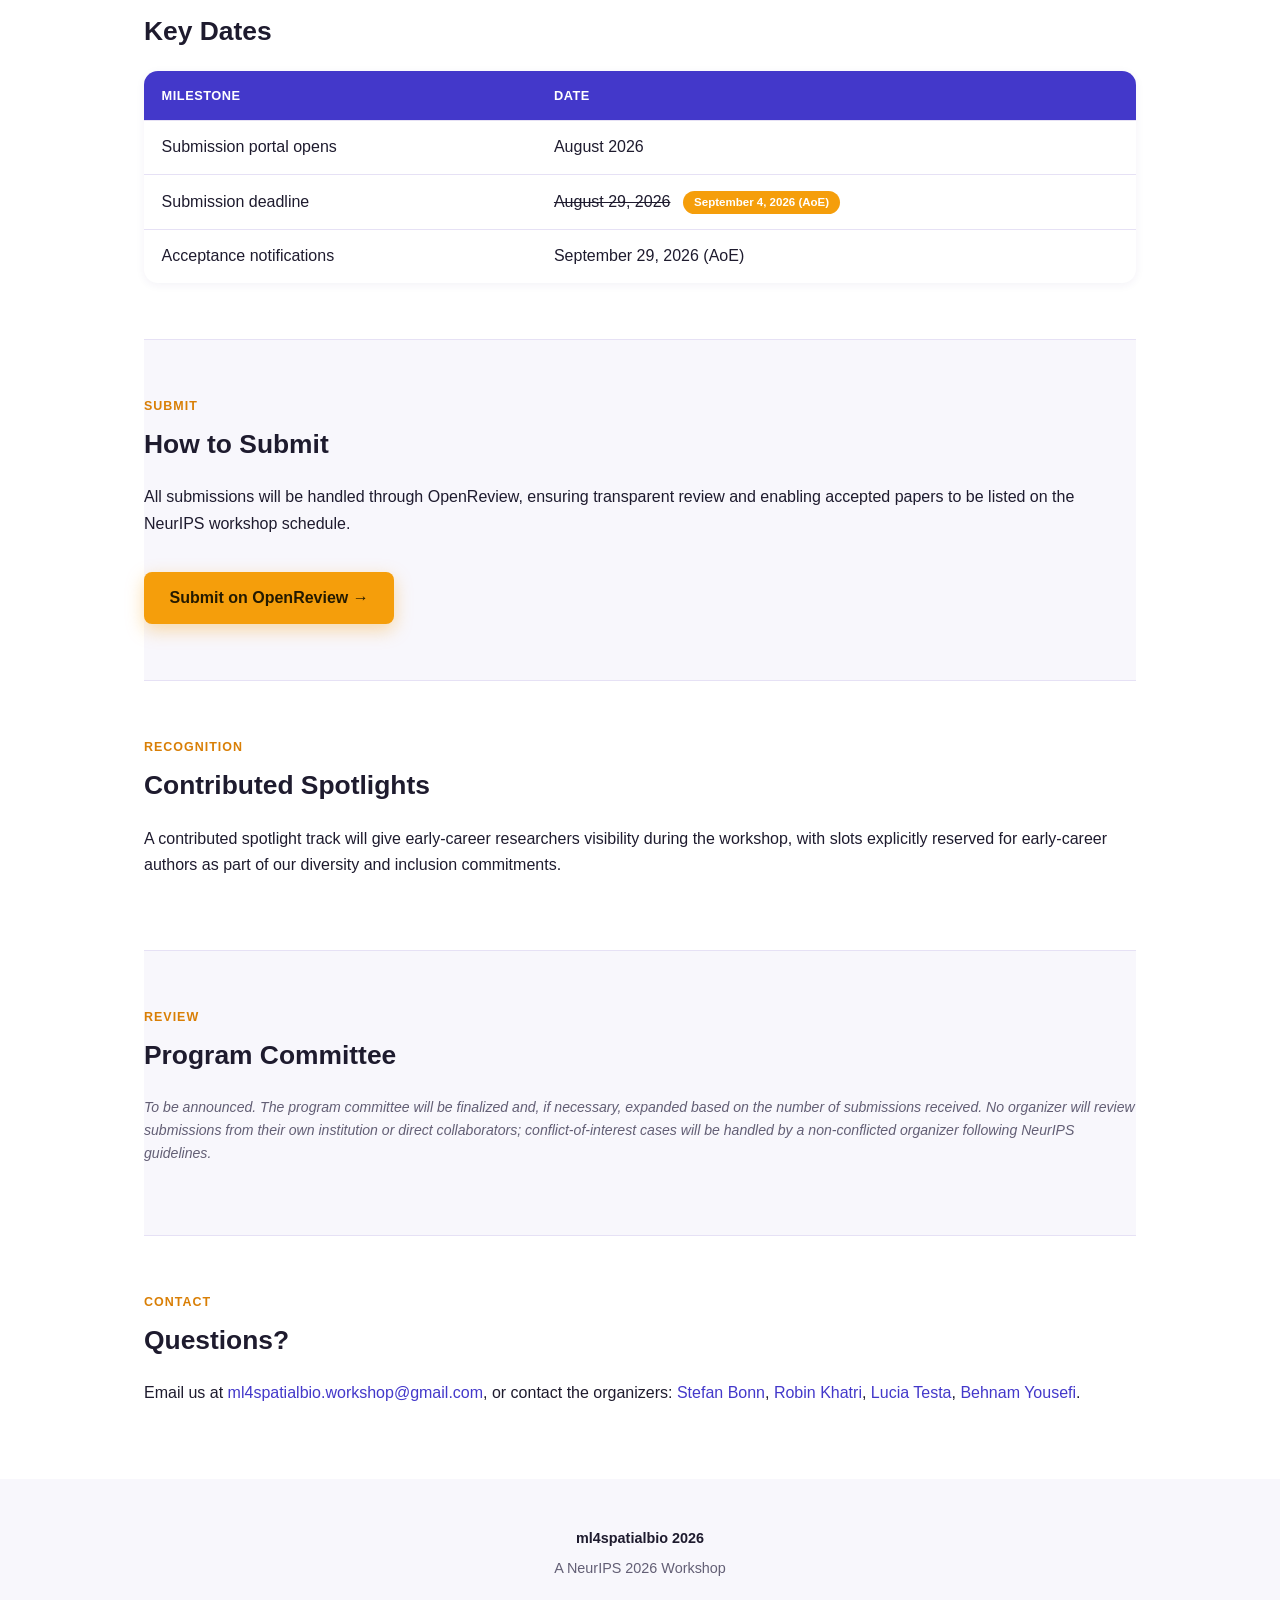
<file: cfp.html>
<!DOCTYPE html>
<html lang="en">
<head>
<meta charset="UTF-8">
<meta name="viewport" content="width=device-width, initial-scale=1.0">
<title>Call for Papers &middot; ml4spatialbio 2026</title>
<meta name="description" content="Call for Papers for ml4spatialbio 2026, a NeurIPS 2026 workshop on machine learning for spatially resolved high-dimensional biology.">
<link rel="stylesheet" href="style.css?v=2">
</head>
<body>

<header class="site-header">
  <nav class="site-nav">
    <div class="nav-inner">
      <a class="brand" href="index.html"><span class="dot"></span> ml4spatialbio 2026</a>
      <button class="nav-toggle" id="nav-toggle" type="button" aria-label="Toggle menu" aria-expanded="false" aria-controls="nav-menu">
        <span></span><span></span><span></span>
      </button>
      <div class="nav-menu" id="nav-menu">
        <ul>
          <li><a href="index.html">Home</a></li>
          <li><a href="cfp.html" class="active">Call for Papers</a></li>
          <li><a href="index.html#speakers">Speakers</a></li>
          <li><a href="index.html#schedule">Schedule</a></li>
          <li><a href="index.html#organizers">Organizers</a></li>
          <li><a href="index.html#dates">Dates</a></li>
          <li><a href="index.html#sponsors">Sponsors</a></li>
          <li><a href="cfp.html#submit">Submit</a></li>
        </ul>
        <a class="dates-btn" href="index.html#dates">Dates &amp; Deadlines</a>
      </div>
    </div>
  </nav>
  <div class="hero-inner">
    <div class="tag">NeurIPS 2026 Workshop &middot; Paris <span class="badge tbd">Date TBD</span></div>
    <h1>Call for Papers</h1>
    <p class="tagline">Machine Learning for Spatially Resolved High-dimensional Biology</p>
  </div>
</header>

<main>

<section>
  <div class="eyebrow">Scope</div>
  <h2>What We're Looking For</h2>
  <p>We invite submissions on machine learning methods for spatially resolved, high-dimensional biology, including but not limited to:</p>
  <ul class="topics">
    <li>Learning biologically meaningful spatial representations that hold across scales, from molecules to niches to organs</li>
    <li>Integrating transcriptomic, proteomic, imaging, and clinical modalities into a single coherent model</li>
    <li>Modeling cell-cell communication and tissue dynamics over time</li>
    <li>Building interpretable and uncertainty-aware spatial models that biologists can trust</li>
    <li>Designing benchmarks, datasets, and evaluation standards specific to spatial tasks</li>
    <li>Developing novel ML and foundation models for spatial biology by integrating prior biological knowledge and inductive biases to improve interpretability and generalization across platforms, tissues, and species</li>
    <li>Handling data sparsity, noise, batch effects, and limited annotations</li>
    <li>Scaling learning to atlas-scale and whole-slide datasets</li>
  </ul>
</section>

<section class="alt">
  <div class="section-wrap" style="padding:0;">
    <div class="eyebrow">Format</div>
    <h2>Submission Format</h2>
    <p>We invite <strong>extended abstracts of up to 4 pages</strong> (excluding references and an optional appendix), prepared using the NeurIPS 2026 style file. Submissions are <strong>non-archival</strong>, so authors are free to submit related or extended work concurrently to other venues.</p>
    <p>Review is <strong>double-blind</strong>: submissions must be anonymized, with no author names or identifying affiliations. Each submission receives three reviews from a program committee drawn from both the ML and biology communities.</p>
    <p>Papers must be formatted using the official <strong>NeurIPS 2026 LaTeX style file</strong> (<code>neurips_2026.tex</code> / <code>.sty</code>), available from the NeurIPS 2026 Call for Papers page on <a href="https://neurips.cc/Conferences/2026/CallForPapers" target="_blank" rel="noopener">neurips.cc</a> and mirrored as an Overleaf template. Use the style file's anonymous submission option (no author names or affiliations in the compiled PDF).</p>
  </div>
</section>

<section id="dates">
  <div class="eyebrow">Timeline</div>
  <h2>Key Dates</h2>
  <table class="dates">
    <thead><tr><th>Milestone</th><th>Date</th></tr></thead>
    <tbody>
      <tr><td>Submission portal opens</td><td>August 2026</td></tr>
      <tr><td>Submission deadline</td><td><s>August 29, 2026</s> <span class="badge">September 4, 2026 (AoE)</span></td></tr>
      <tr><td>Acceptance notifications</td><td>September 29, 2026 (AoE)</td></tr>
    </tbody>
  </table>
</section>

<section class="alt" id="submit">
  <div class="section-wrap" style="padding:0;">
    <div class="eyebrow">Submit</div>
    <h2>How to Submit</h2>
    <p>All submissions will be handled through OpenReview, ensuring transparent review and enabling accepted papers to be listed on the NeurIPS workshop schedule.</p>
    <a class="cta" href="https://openreview.net/group?id=NeurIPS.cc/2026/Workshop/ML4SpatialBio#tab-recent-activity" target="_blank" rel="noopener">Submit on OpenReview &rarr;</a>
  </div>
</section>

<section>
  <div class="eyebrow">Recognition</div>
  <h2>Contributed Spotlights</h2>
  <p>A contributed spotlight track will give early-career researchers visibility during the workshop, with slots explicitly reserved for early-career authors as part of our diversity and inclusion commitments.</p>
</section>

<section class="alt">
  <div class="section-wrap" style="padding:0;">
    <div class="eyebrow">Review</div>
    <h2>Program Committee</h2>
    <p class="note">To be announced. The program committee will be finalized and, if necessary, expanded based on the number of submissions received. No organizer will review submissions from their own institution or direct collaborators; conflict-of-interest cases will be handled by a non-conflicted organizer following NeurIPS guidelines.</p>
  </div>
</section>

<section>
  <div class="eyebrow">Contact</div>
  <h2>Questions?</h2>
  <p>Email us at <a href="mailto:ml4spatialbio.workshop@gmail.com">ml4spatialbio.workshop@gmail.com</a>, or contact the organizers: <a href="mailto:s.bonn@uke.de">Stefan Bonn</a>, <a href="mailto:r.khatri@uke.de">Robin Khatri</a>, <a href="mailto:L.Testa@uke.de">Lucia Testa</a>, <a href="mailto:b.yousefi@uke.de">Behnam Yousefi</a>.</p>
</section>

</main>

<footer>
  <div class="footer-brand">ml4spatialbio 2026</div>
  A NeurIPS 2026 Workshop
</footer>

<script>
(function () {
  var toggle = document.getElementById('nav-toggle');
  var menu = document.getElementById('nav-menu');
  if (!toggle || !menu) return;
  toggle.addEventListener('click', function () {
    var open = menu.classList.toggle('open');
    toggle.setAttribute('aria-expanded', open ? 'true' : 'false');
  });
  menu.querySelectorAll('a').forEach(function (link) {
    link.addEventListener('click', function () {
      menu.classList.remove('open');
      toggle.setAttribute('aria-expanded', 'false');
    });
  });
})();
</script>

</body>
</html>
</file>
<file: style.css>
:root {
  --primary: #4338ca;
  --primary-dark: #2e2a7a;
  --primary-light: #6d5ce8;
  --accent: #f59e0b;
  --accent-dark: #d97f06;
  --cyan: #06b6d4;
  --rose: #e11d6a;
  --emerald: #059669;
  --bg: #ffffff;
  --bg-alt: #f8f7fc;
  --text: #1e1b2e;
  --text-muted: #635f75;
  --border: #e6e1f5;
  --max-width: 1040px;
  --radius: 14px;
}

* { box-sizing: border-box; }

html { scroll-behavior: smooth; }

body {
  margin: 0;
  font-family: -apple-system, "Segoe UI", Roboto, "Helvetica Neue", Arial, sans-serif;
  color: var(--text);
  background: var(--bg);
  line-height: 1.65;
}

a { color: var(--primary); text-decoration: none; }
a:hover { text-decoration: underline; }

/* ---------- Nav (transparent overlay on the hero) ---------- */

nav.site-nav {
  position: absolute;
  top: 0;
  left: 0;
  width: 100%;
  z-index: 50;
  background: rgba(3, 8, 10, 0.55);
  backdrop-filter: blur(14px);
  -webkit-backdrop-filter: blur(14px);
  border-bottom: 1px solid rgba(255, 255, 255, 0.08);
}

nav.site-nav .nav-inner {
  width: min(1440px, calc(100% - 64px));
  margin: 0 auto;
  min-height: 76px;
  display: flex;
  align-items: center;
  justify-content: space-between;
  gap: 1rem;
  flex-wrap: wrap;
}

nav.site-nav .brand {
  color: #fff;
  font-weight: 700;
  letter-spacing: 0.02em;
  padding: 0.9rem 0;
  font-size: 1rem;
  display: flex;
  align-items: center;
  gap: 0.5rem;
  white-space: nowrap;
}

nav.site-nav .brand .dot {
  width: 10px; height: 10px; border-radius: 50%;
  background: linear-gradient(135deg, var(--accent), var(--rose));
  display: inline-block;
}

nav.site-nav .nav-menu {
  display: flex;
  align-items: center;
  gap: 1.2rem;
  flex-wrap: wrap;
}

nav.site-nav ul {
  list-style: none;
  display: flex;
  flex-wrap: wrap;
  margin: 0;
  padding: 0;
}

nav.site-nav a {
  display: block;
  color: #cfcbe0;
  padding: 0.95rem 0.9rem;
  font-size: 0.9rem;
  border-bottom: 2px solid transparent;
}

nav.site-nav a:hover, nav.site-nav a.active {
  color: #fff;
  text-decoration: none;
  border-bottom: 2px solid var(--accent);
}

nav.site-nav .dates-btn {
  background: rgba(255, 255, 255, 0.04);
  border: 1px solid rgba(255, 255, 255, 0.7);
  color: #fff;
  border-radius: 999px;
  padding: 12px 22px;
  font-size: 0.85rem;
  font-weight: 600;
  white-space: nowrap;
}

nav.site-nav .dates-btn:hover {
  text-decoration: none;
  background: rgba(255, 255, 255, 0.14);
}

nav.site-nav .nav-toggle {
  display: none;
  flex-direction: column;
  justify-content: center;
  align-items: center;
  gap: 5px;
  width: 40px;
  height: 40px;
  background: transparent;
  border: 1px solid rgba(255, 255, 255, 0.3);
  border-radius: 8px;
  cursor: pointer;
  flex-shrink: 0;
}

nav.site-nav .nav-toggle span {
  display: block;
  width: 18px;
  height: 2px;
  background: #fff;
}

/* ---------- Hero ---------- */

header.site-header {
  position: relative;
  background:
    linear-gradient(rgba(0, 0, 0, 0.28), rgba(0, 0, 0, 0.4)),
    url("images/hero-bg.webp");
  background-size: cover;
  background-position: center;
  color: #fff;
  text-align: center;
  padding: 150px 1.5rem 110px;
}

header.site-header.hero-landing {
  min-height: 760px;
  display: flex;
  align-items: center;
  padding: 0;
}

/* glass card shared look, used by cfp's centered hero-inner and the landing hero-card */
header.site-header .hero-inner,
.hero-card {
  position: relative;
  z-index: 1;
  background: rgba(4, 10, 12, 0.58);
  backdrop-filter: blur(12px);
  -webkit-backdrop-filter: blur(12px);
  border: 1px solid rgba(255, 255, 255, 0.18);
  border-radius: 24px;
  box-shadow: 0 20px 60px rgba(0, 0, 0, 0.35);
  padding: 48px;
}

header.site-header .hero-inner {
  max-width: 820px;
  margin: 0 auto;
}

.hero-content-wrap {
  position: relative;
  z-index: 1;
  width: min(1440px, calc(100% - 64px));
  margin: 0 auto;
  padding-top: 150px;
  padding-bottom: 110px;
  display: flex;
  justify-content: flex-start;
}

.hero-card {
  max-width: 650px;
  text-align: left;
}

header.site-header .tag {
  display: inline-flex;
  align-items: center;
  gap: 0.5rem;
  text-transform: uppercase;
  letter-spacing: 0.08em;
  font-size: 0.78rem;
  background: rgba(255,255,255,0.14);
  border: 1px solid rgba(255,255,255,0.25);
  padding: 0.4rem 0.9rem;
  border-radius: 999px;
  margin-bottom: 1.5rem;
}

header.site-header h1 {
  font-size: 2.3rem;
  margin: 0 0 1rem;
  line-height: 1.25;
}

.hero-card h1 {
  font-size: clamp(3rem, 5vw, 5rem);
  font-weight: 800;
  line-height: 1.02;
  letter-spacing: -0.04em;
  color: #fff;
  text-shadow: 0 3px 16px rgba(0, 0, 0, 0.45);
  margin: 0 0 1.5rem;
}

header.site-header p.tagline {
  font-size: 1.1rem;
  opacity: 0.95;
  max-width: 680px;
  margin: 0 auto;
}

.hero-card p.tagline,
.hero-card p.meta {
  max-width: 520px;
  color: rgba(255, 255, 255, 0.82);
  font-size: 1.15rem;
  line-height: 1.55;
  opacity: 1;
  margin: 0 0 1rem;
}

header.site-header .hero-ctas {
  margin-top: 2rem;
  display: flex;
  gap: 0.9rem;
  justify-content: center;
  flex-wrap: wrap;
}

.hero-card .hero-ctas {
  justify-content: flex-start;
  margin-top: 2.2rem;
}

.hero-card .cta:not(.ghost) {
  background: #f9a40d;
  color: #101010;
  font-weight: 700;
  padding: 16px 28px;
  border-radius: 14px;
  box-shadow: 0 10px 30px rgba(249, 164, 13, 0.3);
  transition: transform 0.15s ease, background 0.15s ease;
}

.hero-card .cta:not(.ghost):hover {
  transform: translateY(-2px);
  background: #ffb21c;
  color: #101010;
}

/* ---------- Layout ---------- */

main {
  max-width: var(--max-width);
  margin: 0 auto;
  padding: 0 1.5rem;
}

section {
  padding: 3.5rem 0;
  border-bottom: 1px solid var(--border);
}

section:last-of-type { border-bottom: none; }

.eyebrow {
  text-transform: uppercase;
  letter-spacing: 0.08em;
  font-size: 0.78rem;
  font-weight: 700;
  color: var(--accent-dark);
  margin: 0 0 0.4rem;
}

section h2 {
  font-size: 1.65rem;
  margin: 0 0 1.1rem;
  color: var(--text);
}

section h3 {
  font-size: 1.2rem;
  margin: 1.8rem 0 0.8rem;
  color: var(--text);
}

section.alt { background: var(--bg-alt); }

.section-wrap {
  max-width: var(--max-width);
  margin: 0 auto;
  padding: 3.5rem 1.5rem;
}

/* ---------- Grids & cards ---------- */

.grid { display: grid; gap: 1.4rem; }
.grid.cols-2 { grid-template-columns: repeat(auto-fit, minmax(300px, 1fr)); }
.grid.cols-4 { grid-template-columns: repeat(auto-fit, minmax(210px, 1fr)); }

/* ---------- People (speakers / organizers) ---------- */

.people-grid {
  display: grid;
  grid-template-columns: repeat(auto-fit, minmax(190px, 1fr));
  gap: 1.6rem;
}

.person-card {
  background: #fff;
  border-radius: var(--radius);
  overflow: hidden;
  box-shadow: 0 2px 10px rgba(46, 42, 122, 0.08);
  transition: transform 0.15s ease, box-shadow 0.15s ease;
  cursor: pointer;
}

.person-card:hover, .person-card:focus-visible {
  transform: translateY(-5px);
  box-shadow: 0 16px 32px rgba(46, 42, 122, 0.18);
}

.person-card:focus-visible { outline: 2px solid var(--primary); outline-offset: 2px; }

.person-info p.view-bio {
  color: var(--primary);
  font-size: 0.82rem;
  font-weight: 600;
  margin: 0.5rem 0 0;
}

.person-photo {
  aspect-ratio: 3 / 4;
  background: linear-gradient(135deg, var(--primary), var(--primary-light));
}

.person-photo img {
  width: 100%;
  height: 100%;
  object-fit: cover;
  display: block;
}

.person-photo-tbd {
  display: flex;
  align-items: center;
  justify-content: center;
  font-weight: 700;
  letter-spacing: 0.1em;
  color: rgba(255, 255, 255, 0.85);
  background: linear-gradient(135deg, var(--text-muted), #9a94ac);
}

.person-card-tbd .role { font-style: italic; }

.person-info { padding: 1rem 1.1rem 1.25rem; }
.person-info h3 { margin: 0 0 0.2rem; font-size: 1.02rem; }
.person-info p.role { color: var(--text-muted); font-size: 0.85rem; margin: 0 0 0.5rem; line-height: 1.4; }
.person-info p.talk { font-size: 0.85rem; margin: 0 0 0.5rem; line-height: 1.4; }
.person-info p.talk em { color: var(--text); font-style: italic; }
.person-info p.email { margin: 0; }
.person-info p.email a { font-size: 0.85rem; }

/* ---------- Dates table ---------- */

table.dates {
  width: 100%;
  border-collapse: collapse;
  margin-top: 1rem;
  background: #fff;
  border-radius: var(--radius);
  overflow: hidden;
  box-shadow: 0 2px 10px rgba(46, 42, 122, 0.06);
}

table.dates th, table.dates td {
  text-align: left;
  padding: 0.85rem 1.1rem;
  border-bottom: 1px solid var(--border);
}

table.dates th {
  color: #fff;
  background: var(--primary);
  font-weight: 600;
  font-size: 0.8rem;
  text-transform: uppercase;
  letter-spacing: 0.04em;
}

table.dates tr:last-child td { border-bottom: none; }
table.dates tr:hover td { background: var(--bg-alt); }

.badge {
  display: inline-block;
  background: var(--accent);
  color: #fff;
  border-radius: 999px;
  padding: 0.15rem 0.7rem;
  font-size: 0.72rem;
  font-weight: 700;
  margin-left: 0.5rem;
  vertical-align: middle;
}

.badge.tbd { background: #9a94ac; }
.badge.confirmed { background: #2e9e6b; }
.badge.sm { font-size: 0.62rem; padding: 0.1rem 0.5rem; margin-left: 0.4rem; }

/* ---------- CTAs ---------- */

.cta {
  display: inline-flex;
  align-items: center;
  gap: 0.4rem;
  background: var(--accent);
  color: #241a00;
  padding: 0.8rem 1.6rem;
  border-radius: 8px;
  font-weight: 700;
  margin-top: 1.2rem;
  box-shadow: 0 6px 18px rgba(245, 158, 11, 0.35);
}

.cta:hover { background: var(--accent-dark); text-decoration: none; color: #1a1200; }

.cta.ghost {
  background: rgba(255,255,255,0.12);
  color: #fff;
  border: 1px solid rgba(255,255,255,0.4);
  box-shadow: none;
}
.cta.ghost:hover { background: rgba(255,255,255,0.2); color: #fff; }

/* ---------- Topics list ---------- */

ul.topics { list-style: none; margin: 1.2rem 0; padding: 0; display: grid; gap: 0.7rem; }
ul.topics li {
  position: relative;
  padding-left: 1.9rem;
}
ul.topics li::before {
  content: "";
  position: absolute;
  left: 0;
  top: 0.35rem;
  width: 10px;
  height: 10px;
  border-radius: 3px;
  background: linear-gradient(135deg, var(--primary), var(--cyan));
}

/* ---------- Schedule ---------- */

.schedule-block {
  background: #fff;
  border: 1px solid var(--border);
  border-radius: var(--radius);
  padding: 1.5rem;
}

.schedule-block h4 {
  margin: 0 0 0.8rem;
  color: var(--primary);
  display: flex;
  align-items: center;
  gap: 0.5rem;
}

.schedule-block h4::before {
  content: "";
  width: 8px; height: 8px; border-radius: 50%;
  background: var(--accent);
  display: inline-block;
}

.schedule-block ul { margin: 0; padding-left: 1.2rem; }
.schedule-block li { margin-bottom: 0.4rem; }

.note {
  font-size: 0.88rem;
  color: var(--text-muted);
  font-style: italic;
}

footer {
  text-align: center;
  padding: 3rem 1.5rem 2.5rem;
  color: var(--text-muted);
  font-size: 0.9rem;
  background: var(--bg-alt);
}

footer .footer-brand {
  font-weight: 700;
  color: var(--text);
  margin-bottom: 0.4rem;
}

/* ---------- Sponsors ---------- */

.sponsor-grid {
  display: flex;
  flex-wrap: wrap;
  align-items: center;
  gap: 1.4rem;
  margin: 1.6rem 0 1.4rem;
}

.sponsor-logo {
  display: inline-flex;
  align-items: center;
  transition: opacity 0.2s ease;
}

.sponsor-logo:hover { opacity: 0.8; }

.sponsor-logo:focus-visible { outline: 2px solid var(--primary); outline-offset: 4px; border-radius: 4px; }

.sponsor-logo img {
  display: block;
  height: 56px;
  width: auto;
  max-width: 100%;
}

/* ---------- Responsive: hero, nav, stat strip ---------- */

@media (max-width: 1024px) {
  .hero-card { max-width: 560px; padding: 36px; }
  header.site-header.hero-landing { min-height: 640px; }
  .hero-content-wrap { padding-top: 130px; padding-bottom: 90px; }
}

@media (max-width: 860px) {
  nav.site-nav .nav-toggle { display: flex; }

  nav.site-nav .nav-menu {
    position: absolute;
    top: 100%;
    left: 0;
    width: 100%;
    flex-direction: column;
    align-items: stretch;
    gap: 1rem;
    background: rgba(3, 8, 10, 0.75);
    backdrop-filter: blur(14px);
    -webkit-backdrop-filter: blur(14px);
    padding: 1rem 1.5rem 1.5rem;
    display: none;
  }

  nav.site-nav .nav-menu.open { display: flex; }
  nav.site-nav ul { flex-direction: column; gap: 0.2rem; }
  nav.site-nav .dates-btn { align-self: flex-start; }
}

@media (max-width: 700px) {
  header.site-header:not(.hero-landing) h1 { font-size: 1.6rem; }
  nav.site-nav a { padding: 0.7rem 0.6rem; font-size: 0.82rem; }

  header.site-header.hero-landing { min-height: auto; }

  .hero-content-wrap {
    padding-top: 110px;
    padding-bottom: 64px;
    justify-content: center;
  }

  .hero-card {
    max-width: 100%;
    width: 100%;
    padding: 28px;
    border-radius: 18px;
  }

  .hero-card h1 { font-size: clamp(2rem, 9vw, 2.6rem); }
}

@media (max-width: 480px) {
  .hero-card { padding: 22px; }
}

/* ---------- Bio modal ---------- */

dialog.bio-modal {
  position: fixed;
  top: 50%;
  left: 50%;
  transform: translate(-50%, -50%);
  margin: 0;
  border: none;
  border-radius: var(--radius);
  padding: 0;
  width: 90%;
  max-width: 640px;
  box-shadow: 0 30px 70px rgba(20, 15, 50, 0.35);
  overflow: hidden;
}

dialog.bio-modal::backdrop {
  background: rgba(30, 27, 46, 0.6);
  backdrop-filter: blur(2px);
}

.bio-text {
  min-width: 0;
  padding: 2rem 1.8rem;
}

.bio-text h3 { margin: 0 0 0.3rem; font-size: 1.3rem; }
.bio-text p.role { color: var(--text-muted); font-size: 0.9rem; margin: 0 0 1rem; }
.bio-text p:last-child { margin: 0; line-height: 1.7; }

.bio-close {
  position: absolute;
  top: 0.7rem;
  right: 0.7rem;
  width: 32px;
  height: 32px;
  border-radius: 50%;
  border: none;
  background: rgba(0, 0, 0, 0.35);
  color: #fff;
  font-size: 1.3rem;
  line-height: 1;
  cursor: pointer;
  z-index: 1;
}

.bio-close:hover { background: rgba(0, 0, 0, 0.55); }
</file>
